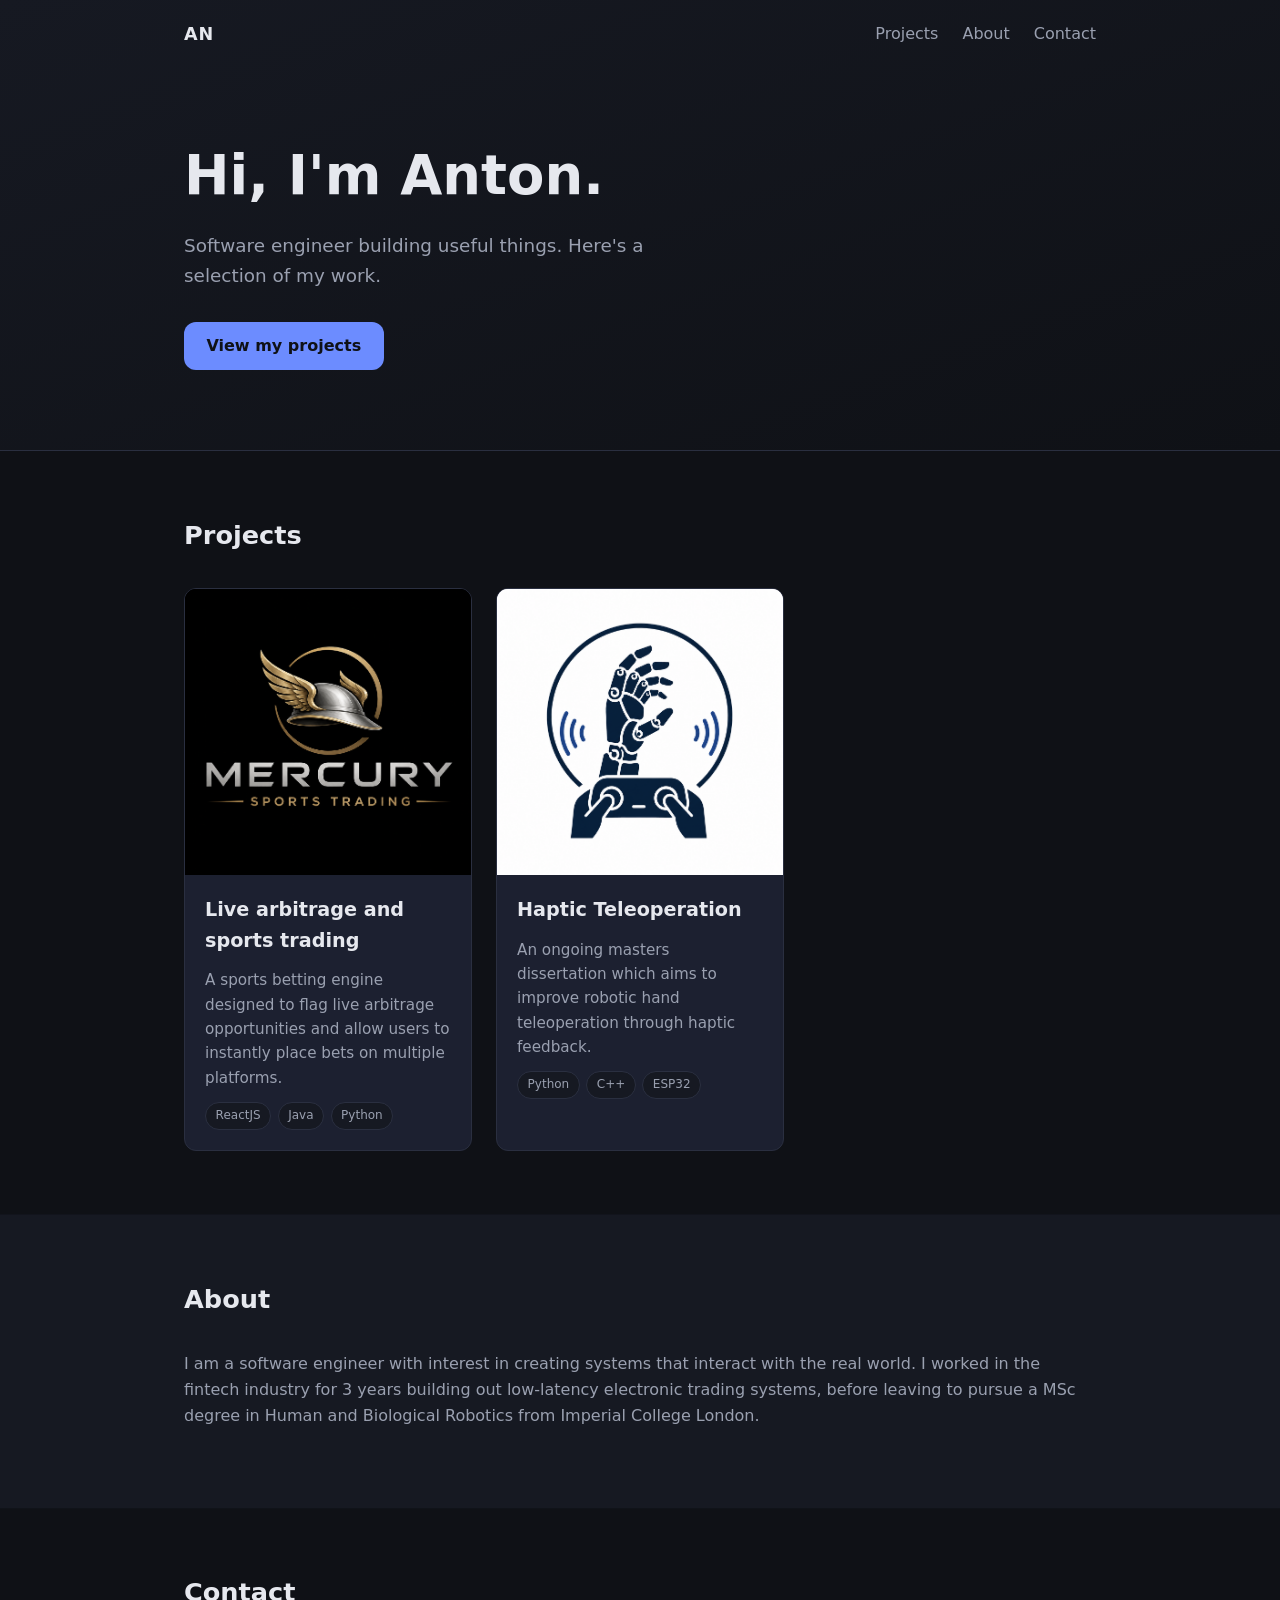
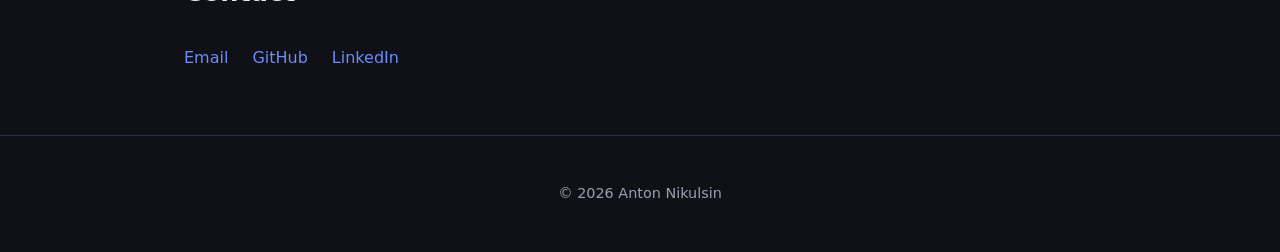
<file: index.html>
<!DOCTYPE html>
<html lang="en">
<head>
  <meta charset="UTF-8" />
  <meta name="viewport" content="width=device-width, initial-scale=1.0" />
  <title>Anton Nikulsin — Portfolio</title>
  <meta name="description" content="Project portfolio of Anton Nikulsin." />
  <link rel="stylesheet" href="style.css" />
</head>
<body>
  <!-- ===== Header / Hero ===== -->
  <header class="hero">
    <nav class="nav">
      <a href="#" class="nav__brand">AN</a>
      <ul class="nav__links">
        <li><a href="#projects">Projects</a></li>
        <li><a href="#about">About</a></li>
        <li><a href="#contact">Contact</a></li>
      </ul>
    </nav>
    <div class="hero__content">
      <h1 class="hero__title">Hi, I'm Anton.</h1>
      <p class="hero__subtitle">
        Software engineer building useful things. Here's a selection of my work.
      </p>
      <a href="#projects" class="btn">View my projects</a>
    </div>
  </header>

  <main>
    <!-- ===== Projects ===== -->
    <section id="projects" class="section">
      <h2 class="section__title">Projects</h2>
      <div class="projects">
        <!-- Add or duplicate a card to list a new project -->
        <article class="card">
          <div class="card__thumb card__thumb--logo">
            <img src="assets/sports_trading_logo.png" alt="Mercury Sports Trading logo" class="card__thumb-img" />
          </div>
          <div class="card__body">
            <h3 class="card__title">
              <a href="arbitrage-engine.html" class="card__link">Live arbitrage and sports trading</a>
            </h3>
            <p class="card__desc">
              A sports betting engine designed to flag live arbitrage opportunities and allow users to instantly place bets on multiple platforms.
            </p>
            <ul class="card__tags">
              <li>ReactJS</li>
              <li>Java</li>
              <li>Python</li>
            </ul>
          </div>
        </article>

        <article class="card">
          <div class="card__thumb card__thumb--logo-light">
            <img src="assets/haptic_teleop.png" alt="Haptic teleoperation — robotic hand with a haptic feedback controller" class="card__thumb-img" />
          </div>
          <div class="card__body">
            <h3 class="card__title">
              <a href="haptic-teleop.html" class="card__link">Haptic Teleoperation</a>
            </h3>
            <p class="card__desc">
              An ongoing masters dissertation which aims to improve robotic hand teleoperation through haptic feedback.
            </p>
            <ul class="card__tags">
              <li>Python</li>
              <li>C++</li>
              <li>ESP32</li>
            </ul>
          </div>
        </article>
      </div>
    </section>

    <!-- ===== About ===== -->
    <section id="about" class="section section--band">
      <h2 class="section__title">About</h2>
      <p class="about__text">
        I am a software engineer with interest in creating systems that interact with the real world. I worked in the fintech industry for 3 years
        building out low-latency electronic trading systems, before leaving to pursue a MSc degree in Human and Biological Robotics from Imperial College London.
      </p>
    </section>

    <!-- ===== Contact ===== -->
    <section id="contact" class="section">
      <h2 class="section__title">Contact</h2>
      <div class="contact__links">
        <a href="mailto:nikulsin.anton@gmail.com">Email</a>
        <a href="https://github.com/AntonN19">GitHub</a>
        <a href="https://www.linkedin.com/in/antonnikulsin/">LinkedIn</a>
      </div>
    </section>
  </main>

  <footer class="footer">
    <p>&copy; <span id="year"></span> Anton Nikulsin</p>
  </footer>

  <script>
    // Auto-update the footer year
    document.getElementById("year").textContent = new Date().getFullYear();
  </script>
</body>
</html>
</file>
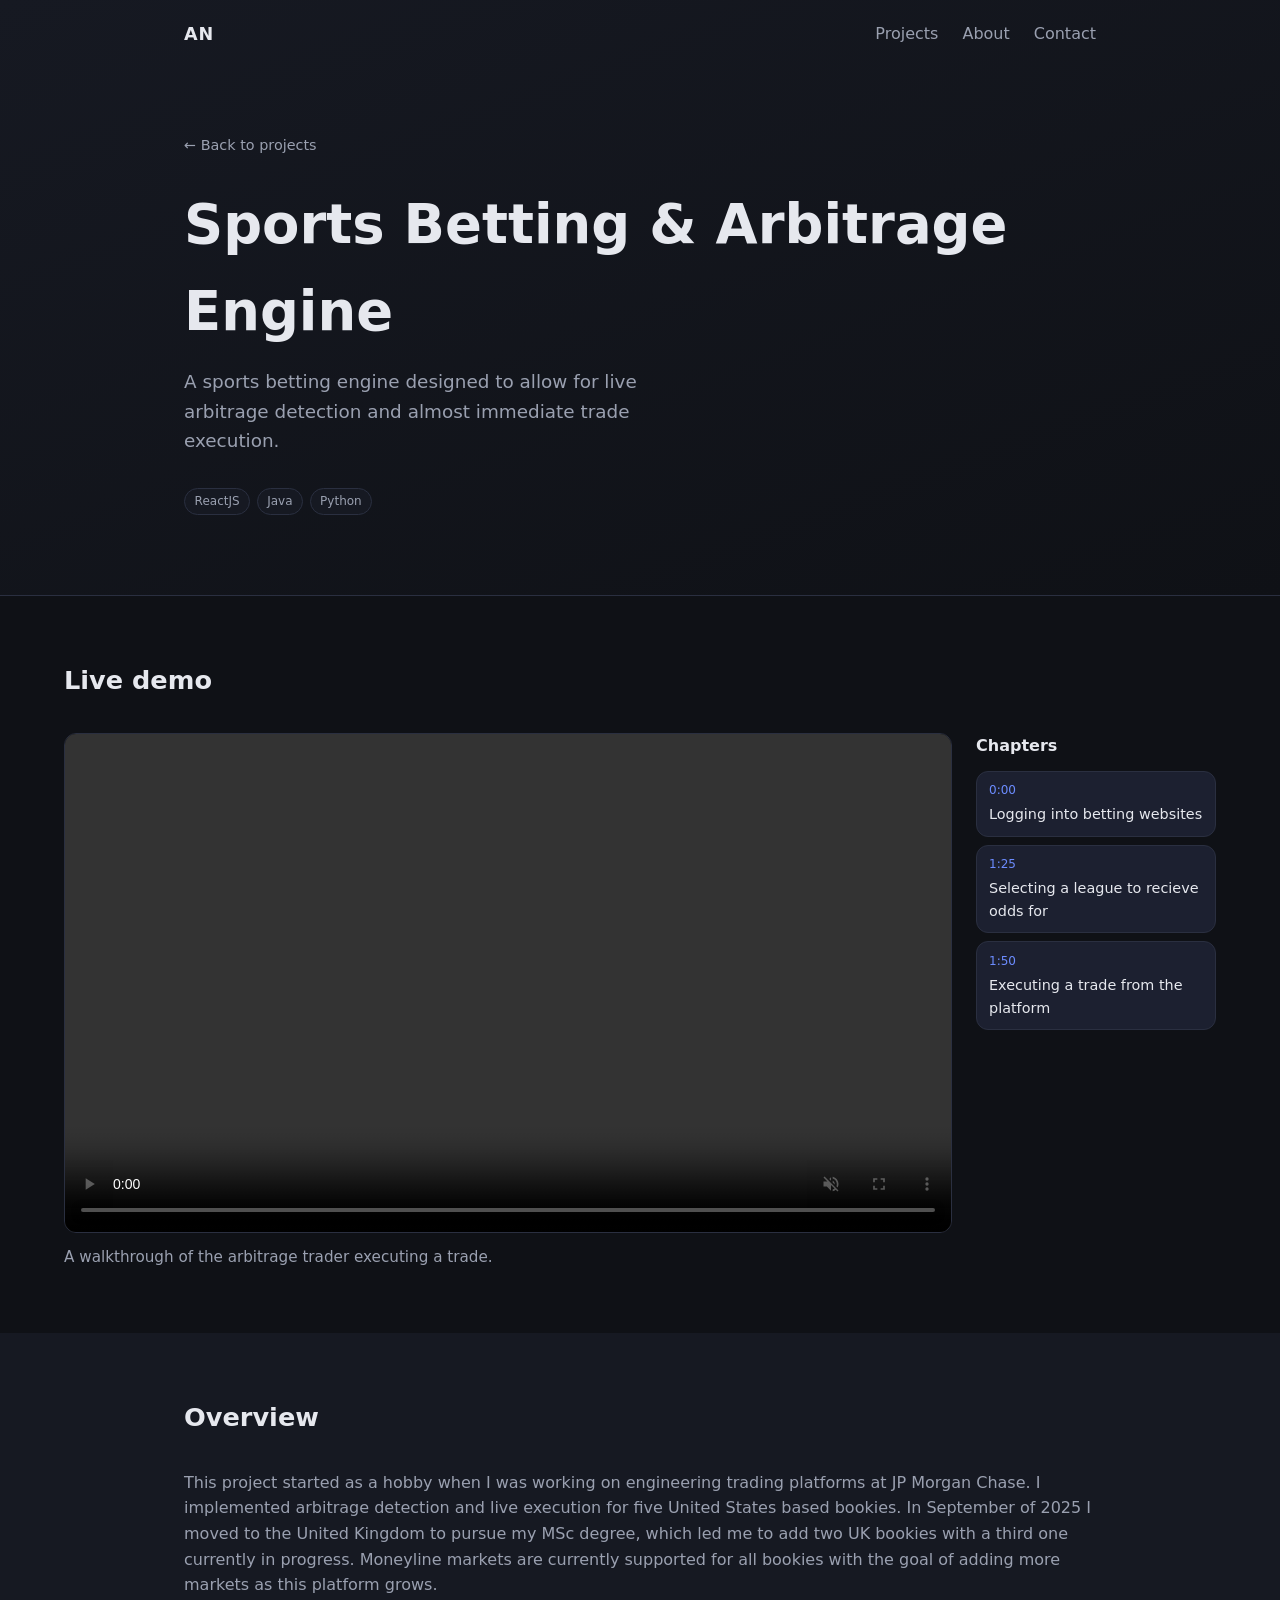
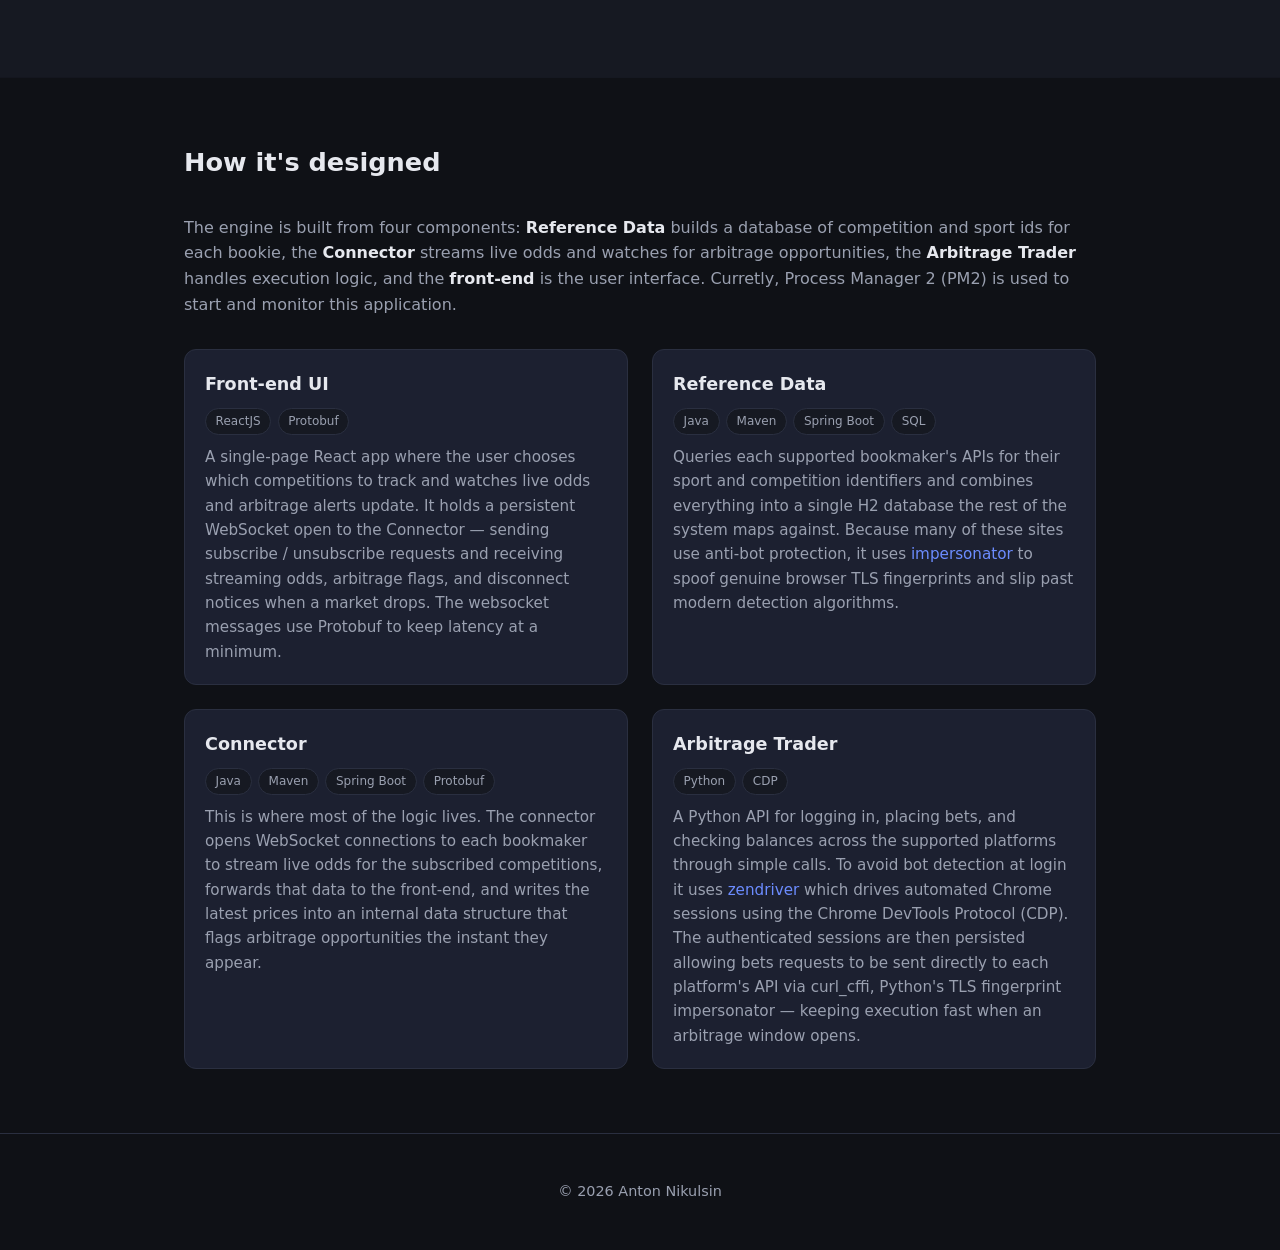
<file: arbitrage-engine.html>
<!DOCTYPE html>
<html lang="en">
<head>
  <meta charset="UTF-8" />
  <meta name="viewport" content="width=device-width, initial-scale=1.0" />
  <title>Sports Betting &amp; Arbitrage Engine — Anton Nikulsin</title>
  <meta name="description" content="Live demo and design overview of the sports betting and arbitrage engine." />
  <link rel="stylesheet" href="style.css" />
</head>
<body>
  <!-- ===== Header / Hero ===== -->
  <header class="hero">
    <nav class="nav">
      <a href="index.html" class="nav__brand">AN</a>
      <ul class="nav__links">
        <li><a href="index.html#projects">Projects</a></li>
        <li><a href="index.html#about">About</a></li>
        <li><a href="index.html#contact">Contact</a></li>
      </ul>
    </nav>
    <div class="hero__content">
      <a href="index.html#projects" class="back-link">&larr; Back to projects</a>
      <h1 class="hero__title">Sports Betting &amp; Arbitrage Engine</h1>
      <p class="hero__subtitle">
        A sports betting engine designed to allow for live arbitrage detection and almost immediate trade execution.
      </p>
      <ul class="card__tags">
        <li>ReactJS</li>
        <li>Java</li>
        <li>Python</li>
      </ul>
    </div>
  </header>

  <main>
    <!-- ===== Demo video ===== -->
    <section class="section section--wide">
      <h2 class="section__title">Live demo</h2>
      <div class="demo">
        <div class="demo__player">
          <video
            id="demoVideo"
            class="demo__video"
            src="assets/ArbitrageTraderDemo.mp4"
            controls
            muted
            loop
            playsinline
            preload="metadata"
            aria-label="Demo video of the arbitrage trader in action"
          ></video>
          <p class="demo__caption">
            <!-- TODO: Add a short caption describing what the demo shows. -->
            A walkthrough of the arbitrage trader executing a trade.
          </p>
        </div>

        <!-- Chapters: edit data-time ("m:ss") and the label for each.
             Add or remove <li> items to match your video. -->
        <aside class="chapters" aria-label="Video chapters">
          <h3 class="chapters__title">Chapters</h3>
          <ol class="chapters__list">
            <li>
              <button class="chapter" type="button" data-time="0:00">
                <span class="chapter__time">0:00</span>
                <span class="chapter__label">Logging into betting websites</span>
              </button>
            </li>
            <li>
              <button class="chapter" type="button" data-time="1:25">
                <span class="chapter__time">1:25</span>
                <span class="chapter__label">Selecting a league to recieve odds for</span>
              </button>
            </li>
            <li>
              <button class="chapter" type="button" data-time="1:50">
                <span class="chapter__time">1:50</span>
                <span class="chapter__label">Executing a trade from the platform</span>
              </button>
            </li>
          </ol>
        </aside>
      </div>
    </section>

    <!-- ===== Overview ===== -->
    <section class="section section--band">
      <h2 class="section__title">Overview</h2>
      <p class="about__text">
        <!-- TODO: Write a 2–3 sentence summary of the project: the problem it
             solves, who it's for, and what makes it interesting. -->
        This project started as a hobby when I was working on engineering trading platforms at JP Morgan Chase. 
        I implemented arbitrage detection and live execution for five United States based bookies. In September of 2025 I moved to the United Kingdom to pursue my MSc degree, which
        led me to add two UK bookies with a third one currently in progress. Moneyline markets are currently supported for all bookies with the goal of adding more markets as this platform grows.
      </p>
    </section>

    <!-- ===== How it's designed ===== -->
    <section class="section">
      <h2 class="section__title">How it's designed</h2>
      <p class="design-intro">
        The engine is built from four components: <strong>Reference Data</strong>
        builds a database of competition and sport ids for each bookie, the <strong>Connector</strong> streams live
        odds and watches for arbitrage opportunities, the <strong>Arbitrage Trader</strong> handles execution logic, 
        and the <strong>front-end</strong> is the user interface. Curretly, Process Manager 2 (PM2) is used to start
        and monitor this application.
      </p>
      <div class="design-grid">
        <article class="design-card">
          <h3 class="design-card__title">Front-end UI</h3>
          <ul class="card__tags"><li>ReactJS</li><li>Protobuf</li></ul>
          <p class="design-card__desc">
            A single-page React app where the user chooses which competitions to track and
            watches live odds and arbitrage alerts update. It holds a persistent
            WebSocket open to the Connector — sending subscribe / unsubscribe requests and
            receiving streaming odds, arbitrage flags, and disconnect notices when a market drops. 
            The websocket messages use Protobuf to keep latency at a minimum.
          </p>
        </article>

        <article class="design-card">
          <h3 class="design-card__title">Reference Data</h3>
          <ul class="card__tags"><li>Java</li><li>Maven</li><li>Spring Boot</li><li>SQL</li></ul>
          <p class="design-card__desc">
            Queries each supported bookmaker's APIs for their sport and competition identifiers
            and combines everything into a single H2 database the rest of the system maps
            against. Because many of these sites use anti-bot protection, it uses
            <a href="https://github.com/zhkl0228/impersonator" target="_blank" rel="noopener">impersonator</a>
            to spoof genuine browser TLS fingerprints and slip past modern detection algorithms.
          </p>
        </article>

        <article class="design-card">
          <h3 class="design-card__title">Connector</h3>
          <ul class="card__tags"><li>Java</li><li>Maven</li><li>Spring Boot</li><li>Protobuf</li></ul>
          <p class="design-card__desc">
            This is where most of the logic lives. The connector opens WebSocket
            connections to each bookmaker to stream live odds for the subscribed competitions,
            forwards that data to the front-end, and writes the latest prices into an
            internal data structure that flags arbitrage opportunities the instant they
            appear.
          </p>
        </article>

        <article class="design-card">
          <h3 class="design-card__title">Arbitrage Trader</h3>
          <ul class="card__tags"><li>Python</li><li>CDP</li></ul>
          <p class="design-card__desc">
            A Python API for logging in, placing bets, and checking balances across the
            supported platforms through simple calls. To avoid bot detection at login it uses 
            <a href="https://github.com/cdpdriver/zendriver" target="_blank" rel="noopener">zendriver</a> which
            drives automated Chrome sessions using the Chrome DevTools Protocol (CDP).
            The authenticated sessions are then persisted allowing bets requests to be sent directly to each 
            platform's API via curl_cffi, Python's TLS fingerprint impersonator — keeping execution fast when an arbitrage window opens.
          </p>
        </article>
      </div>
    </section>
  </main>

  <footer class="footer">
    <p>&copy; <span id="year"></span> Anton Nikulsin</p>
  </footer>

  <script>
    // Auto-update the footer year
    document.getElementById("year").textContent = new Date().getFullYear();

    // ===== Video chapters: click a chapter to seek the video =====
    (function () {
      const video = document.getElementById("demoVideo");
      const chapters = Array.from(document.querySelectorAll(".chapter"));
      if (!video || !chapters.length) return;

      // Parse "90", "1:30" or "1:02:03" into seconds.
      const toSeconds = (t) =>
        String(t)
          .split(":")
          .map(Number)
          .reduce((acc, part) => acc * 60 + part, 0);

      chapters.forEach((btn) => {
        btn.addEventListener("click", () => {
          video.currentTime = toSeconds(btn.dataset.time);
          video.play();
        });
      });

      // Highlight the chapter matching the current playback position.
      video.addEventListener("timeupdate", () => {
        let active = null;
        for (const btn of chapters) {
          if (video.currentTime + 0.25 >= toSeconds(btn.dataset.time)) active = btn;
        }
        chapters.forEach((btn) =>
          btn.classList.toggle("chapter--active", btn === active)
        );
      });
    })();
  </script>
</body>
</html>
</file>
<file: style.css>
/* ===== Design tokens ===== */
:root {
  --bg: #0f1116;
  --bg-alt: #161922;
  --surface: #1c2030;
  --text: #e6e8ee;
  --muted: #9aa0b0;
  --accent: #6c8cff;
  --border: #2a2f40;
  --radius: 12px;
  --maxw: 960px;
  --font: system-ui, -apple-system, "Segoe UI", Roboto, Helvetica, Arial, sans-serif;
}

/* ===== Base ===== */
* { box-sizing: border-box; }

body {
  margin: 0;
  font-family: var(--font);
  color: var(--text);
  background: var(--bg);
  line-height: 1.6;
}

a { color: var(--accent); text-decoration: none; }
a:hover { text-decoration: underline; }

/* ===== Nav / Hero ===== */
.hero {
  background: linear-gradient(160deg, var(--bg-alt), var(--bg));
  border-bottom: 1px solid var(--border);
}

.nav {
  max-width: var(--maxw);
  margin: 0 auto;
  padding: 1.25rem 1.5rem;
  display: flex;
  align-items: center;
  justify-content: space-between;
}

.nav__brand {
  font-weight: 700;
  font-size: 1.1rem;
  letter-spacing: 0.05em;
  color: var(--text);
}

.nav__links {
  display: flex;
  gap: 1.5rem;
  list-style: none;
  margin: 0;
  padding: 0;
}

.nav__links a { color: var(--muted); }
.nav__links a:hover { color: var(--text); text-decoration: none; }

.hero__content {
  max-width: var(--maxw);
  margin: 0 auto;
  padding: 4rem 1.5rem 5rem;
}

.hero__title {
  font-size: clamp(2.2rem, 5vw, 3.4rem);
  margin: 0 0 0.75rem;
}

.hero__subtitle {
  font-size: 1.15rem;
  color: var(--muted);
  max-width: 40ch;
  margin: 0 0 2rem;
}

.btn {
  display: inline-block;
  background: var(--accent);
  color: #0f1116;
  font-weight: 600;
  padding: 0.7rem 1.4rem;
  border-radius: var(--radius);
}
.btn:hover { text-decoration: none; filter: brightness(1.08); }

/* ===== Sections ===== */
.section {
  max-width: var(--maxw);
  margin: 0 auto;
  padding: 4rem 1.5rem;
}

.section--alt {
  background: var(--bg-alt);
  max-width: none;
  border-top: 1px solid var(--border);
  border-bottom: 1px solid var(--border);
}
.section--alt > * { max-width: var(--maxw); margin-left: auto; margin-right: auto; }

.section--wide { max-width: 1200px; }

/* Full-width shaded band behind a section that keeps its centred content column,
   so headings stay aligned with the text below them. */
.section--band {
  background: var(--bg-alt);
  box-shadow: 0 0 0 100vmax var(--bg-alt);
  clip-path: inset(0 -100vmax);
}

.section__title {
  font-size: 1.6rem;
  margin: 0 0 2rem;
}

/* Left edge matches the centred demo video (.demo--solo .demo__player). */
.section__title--demo { max-width: 900px; margin-inline: auto; }

/* In the full-width alt section each child is centred independently, so match the
   heading's column width to the paragraph's (.about__text) so their left edges line up. */
.section--alt .section__title { max-width: 105ch; }

/* ===== Project cards ===== */
.projects {
  display: grid;
  grid-template-columns: repeat(auto-fill, minmax(260px, 1fr));
  gap: 1.5rem;
}

.card {
  position: relative;
  cursor: pointer;
  background: var(--surface);
  border: 1px solid var(--border);
  border-radius: var(--radius);
  overflow: hidden;
  display: flex;
  flex-direction: column;
  transition: transform 0.15s ease, border-color 0.15s ease;
}
.card:hover { transform: translateY(-4px); border-color: var(--accent); }
.card:hover .card__title { color: var(--accent); }

/* Whole card is clickable: the title link is stretched over the card. */
.card__link { color: inherit; text-decoration: none; }
.card__link::after { content: ""; position: absolute; inset: 0; }
.card__link:hover { text-decoration: none; }

.card__thumb {
  aspect-ratio: 16 / 9;
  background: linear-gradient(135deg, #2a3150, #3a2f55);
}

.card__thumb--logo { background: #000; }

.card__thumb--logo-light { background: #fff; }

.card__thumb-img {
  width: 100%;
  height: 100%;
  object-fit: contain;
  display: block;
}

/* ===== Project detail page ===== */
.back-link {
  display: inline-block;
  color: var(--muted);
  font-size: 0.9rem;
  margin-bottom: 1.5rem;
}
.back-link:hover { color: var(--text); text-decoration: none; }

.demo {
  display: grid;
  grid-template-columns: 1fr;
  gap: 1.5rem;
  align-items: start;
}
@media (min-width: 720px) {
  .demo { grid-template-columns: minmax(0, 1fr) 240px; }
}

/* Demo shown without a chapters sidebar: single, centred column. */
.demo--solo { grid-template-columns: 1fr; }
.demo--solo .demo__player { width: 100%; max-width: 900px; margin-inline: auto; }

.demo__player { display: flex; flex-direction: column; gap: 0.75rem; }

.demo__video {
  width: 100%;
  aspect-ratio: 16 / 9;
  background: #000;
  border: 1px solid var(--border);
  border-radius: var(--radius);
  display: block;
}

.demo__caption {
  margin: 0;
  color: var(--muted);
  font-size: 0.95rem;
}

/* ===== Video chapters ===== */
.chapters__title { margin: 0 0 0.75rem; font-size: 1rem; }

.chapters__list {
  list-style: none;
  margin: 0;
  padding: 0;
  display: flex;
  flex-direction: column;
  gap: 0.5rem;
}

.chapter {
  width: 100%;
  font: inherit;
  text-align: left;
  cursor: pointer;
  display: flex;
  flex-direction: column;
  gap: 0.15rem;
  background: var(--surface);
  border: 1px solid var(--border);
  border-radius: var(--radius);
  padding: 0.6rem 0.75rem;
  transition: border-color 0.15s ease, background 0.15s ease;
}
.chapter:hover { border-color: var(--accent); }
.chapter--active { border-color: var(--accent); background: var(--bg-alt); }

.chapter__time {
  font-size: 0.75rem;
  color: var(--accent);
  font-variant-numeric: tabular-nums;
}
.chapter__label { font-size: 0.9rem; color: var(--text); }

.design-intro { color: var(--muted); max-width: 105ch; margin: 0 0 2rem; }
.design-intro strong { color: var(--text); font-weight: 600; }

.design-grid {
  display: grid;
  grid-template-columns: 1fr;
  gap: 1.5rem;
}
@media (min-width: 720px) {
  .design-grid { grid-template-columns: 1fr 1fr; }
}

.design-card {
  background: var(--surface);
  border: 1px solid var(--border);
  border-radius: var(--radius);
  padding: 1.25rem;
  display: flex;
  flex-direction: column;
  gap: 0.6rem;
}

.design-card__title { margin: 0; font-size: 1.1rem; }
.design-card__desc { margin: 0; color: var(--muted); font-size: 0.95rem; }

.card__body { padding: 1.25rem; display: flex; flex-direction: column; gap: 0.75rem; }
.card__title { margin: 0; font-size: 1.2rem; }
.card__desc { margin: 0; color: var(--muted); font-size: 0.95rem; }

.card__tags {
  list-style: none;
  margin: 0;
  padding: 0;
  display: flex;
  flex-wrap: wrap;
  gap: 0.4rem;
}
.card__tags li {
  font-size: 0.75rem;
  background: var(--bg-alt);
  border: 1px solid var(--border);
  color: var(--muted);
  padding: 0.2rem 0.6rem;
  border-radius: 999px;
}

.card__links { display: flex; gap: 1rem; margin-top: auto; padding-top: 0.5rem; }

/* ===== About / Contact ===== */
.about__text, .contact__text { color: var(--muted); max-width: 105ch; }
.contact__links { display: flex; gap: 1.5rem; margin-top: 1rem; }

/* ===== Footer ===== */
.footer {
  border-top: 1px solid var(--border);
  text-align: center;
  padding: 2rem 1.5rem;
  color: var(--muted);
  font-size: 0.9rem;
}

/* ===== System flow diagram ===== */
.flow { margin: 0 0 2.5rem; }
.flow:last-child { margin-bottom: 0; }

.flow__label {
  margin: 0 0 0.9rem;
  font-size: 0.8rem;
  letter-spacing: 0.08em;
  text-transform: uppercase;
  color: var(--accent);
}

.flow__steps {
  list-style: none;
  margin: 0;
  padding: 0;
  display: flex;
  flex-direction: column;
  gap: 0.5rem;
}
@media (min-width: 760px) {
  .flow__steps { flex-direction: row; align-items: stretch; }
}

.flow-step {
  flex: 1 1 0;
  min-width: 0;
  background: var(--surface);
  border: 1px solid var(--border);
  border-radius: var(--radius);
  padding: 0.85rem 1rem;
  display: flex;
  flex-direction: column;
  gap: 0.3rem;
}

.flow-step__name { font-weight: 600; font-size: 0.95rem; }
.flow-step__desc { color: var(--muted); font-size: 0.82rem; line-height: 1.45; }
.flow-step__tech {
  margin-top: auto;
  align-self: flex-start;
  font-size: 0.66rem;
  text-transform: uppercase;
  letter-spacing: 0.05em;
  color: var(--accent);
  background: var(--bg-alt);
  border: 1px solid var(--border);
  border-radius: 999px;
  padding: 0.12rem 0.55rem;
}

.flow-step--planned { border-style: dashed; background: transparent; }
.flow-step--planned .flow-step__name::after {
  content: "Planned";
  margin-left: 0.5rem;
  font-size: 0.6rem;
  font-weight: 600;
  text-transform: uppercase;
  letter-spacing: 0.05em;
  color: var(--muted);
  border: 1px solid var(--border);
  border-radius: 999px;
  padding: 0.05rem 0.45rem;
  vertical-align: middle;
}

.flow-arrow {
  flex: 0 0 auto;
  align-self: center;
  color: var(--accent);
  font-size: 1.3rem;
  line-height: 1;
  transform: rotate(90deg);
}
@media (min-width: 760px) {
  .flow-arrow { transform: none; }
}

/* ===== Roadmap ===== */
.roadmap {
  list-style: none;
  margin: 0;
  padding: 0;
  display: flex;
  flex-direction: column;
  gap: 1rem;
}
.roadmap__item {
  background: var(--surface);
  border: 1px solid var(--border);
  border-left: 3px solid var(--accent);
  border-radius: var(--radius);
  padding: 1rem 1.25rem;
}
.roadmap__item h3 { margin: 0 0 0.3rem; font-size: 1rem; }
.roadmap__item p { margin: 0; color: var(--muted); font-size: 0.92rem; }
</file>
